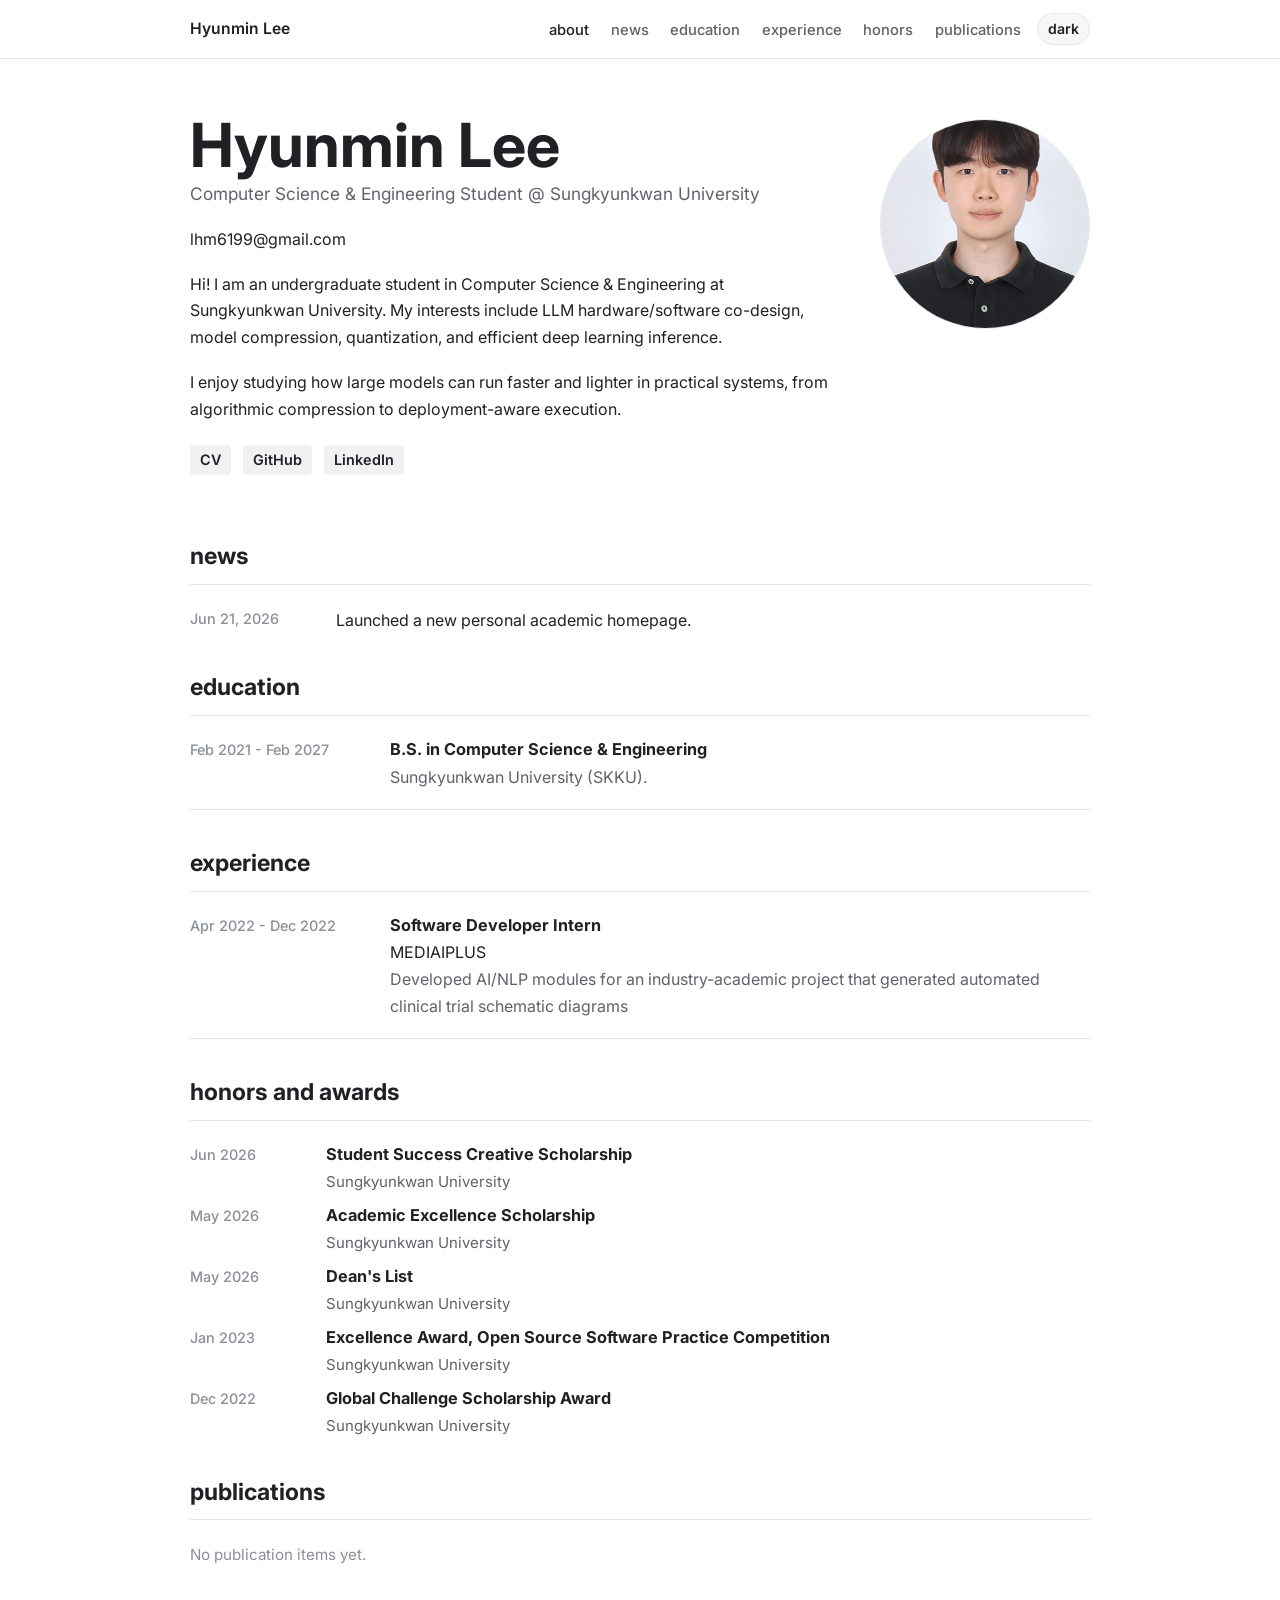
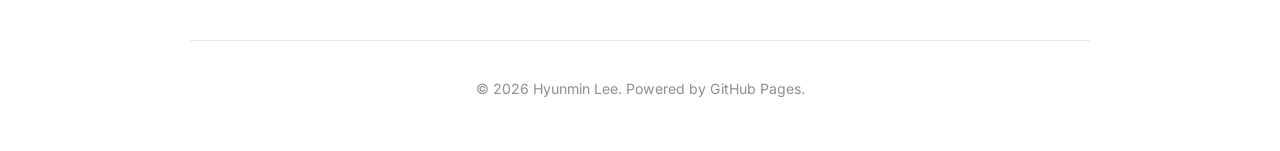
<file: index.html>
<!DOCTYPE html>
<html lang="en">

<head>
    <meta charset="utf-8">
    <meta name="viewport" content="width=device-width, initial-scale=1">
    <title>Hyunmin Lee</title>
    <meta name="description" content="Hyunmin Lee's academic profile, research interests, publications, and notes.">
    <link rel="preconnect" href="https://fonts.googleapis.com">
    <link rel="preconnect" href="https://fonts.gstatic.com" crossorigin>
    <link href="https://fonts.googleapis.com/css2?family=Inter:wght@400;500;600;700&display=swap" rel="stylesheet">
    <script>
        (function () {
            var savedTheme = null;
            try {
                savedTheme = localStorage.getItem("theme");
            } catch (error) {
                savedTheme = null;
            }
            var prefersDark = window.matchMedia && window.matchMedia("(prefers-color-scheme: dark)").matches;
            document.documentElement.dataset.theme = savedTheme || (prefersDark ? "dark" : "light");
        }());
    </script>
    <link rel="stylesheet" href="style.css">
</head>

<body>
    <header class="site-header">
        <nav class="nav" aria-label="Primary navigation">
            <a class="brand" href="index.html">Hyunmin Lee</a>
            <div class="nav-actions">
                <ul class="nav-links">
                    <li><a class="active" href="index.html">about</a></li>
                    <li><a href="#news">news</a></li>
                    <li><a href="#education">education</a></li>
                    <li><a href="#experience">experience</a></li>
                    <li><a href="#honors">honors</a></li>
                    <li><a href="#publications">publications</a></li>
                </ul>
                <button class="theme-toggle" type="button" aria-label="Switch to dark mode" aria-pressed="false">dark</button>
            </div>
        </nav>
    </header>

    <main class="page">
        <section class="profile-section" id="about">
            <div class="profile-text">
                <h1>Hyunmin Lee</h1>
                <p class="role">Computer Science & Engineering Student @ Sungkyunkwan University</p>
                <p class="email"><a href="mailto:lhm6199@gmail.com">lhm6199@gmail.com</a></p>

                <p>
                    Hi! I am an undergraduate student in Computer Science & Engineering at Sungkyunkwan University.
                    My interests include LLM hardware/software co-design, model compression, quantization,
                    and efficient deep learning inference.
                </p>
                <p>
                    I enjoy studying how large models can run faster and lighter in practical systems,
                    from algorithmic compression to deployment-aware execution.
                </p>

                <div class="profile-links" aria-label="External links">
                    <a href="HM_CV.pdf" download="Hyunmin_Lee_CV.pdf">CV</a>
                    <a href="https://github.com/lhm6199" target="_blank" rel="noreferrer">GitHub</a>
                    <a href="https://www.linkedin.com/in/hyunminlee2/" target="_blank" rel="noreferrer">LinkedIn</a>
                </div>
            </div>

            <figure class="profile-photo">
                <img src="photo.jpg" alt="Portrait of Hyunmin Lee">
            </figure>
        </section>

        <section class="content-section" id="news">
            <div class="section-heading">
                <h2>news</h2>
            </div>

            <ul class="news-list">
                <li><time datetime="2026-06-21">Jun 21, 2026</time><span>Launched a new personal academic homepage.</span></li>
            </ul>
        </section>

        <section class="content-section" id="education">
            <div class="section-heading">
                <h2>education</h2>
            </div>

            <div class="cv-list">
                <article class="cv-item">
                    <span class="cv-date">Feb 2021 - Feb 2027</span>
                    <div>
                        <h3>B.S. in Computer Science & Engineering</h3>
                        <p>Sungkyunkwan University (SKKU).</p>
                    </div>
                </article>
            </div>
        </section>

        <section class="content-section" id="experience">
            <div class="section-heading">
                <h2>experience</h2>
            </div>

            <div class="cv-list">
                <article class="cv-item">
                    <span class="cv-date">Apr 2022 - Dec 2022</span>
                    <div>
                        <h3>Software Developer Intern</h3>
                        <p><a href="https://mediaiplus.com/" target="_blank" rel="noreferrer">MEDIAIPLUS</a></p>
                        <p>Developed AI/NLP modules for an industry-academic project that generated automated clinical trial schematic diagrams</p>
                    </div>
                </article>
            </div>
        </section>

        <section class="content-section" id="honors">
            <div class="section-heading">
                <h2>honors and awards</h2>
            </div>

            <ul class="award-list">
                <li>
                    <span>Jun 2026</span>
                    <div>
                        <h3>Student Success Creative Scholarship</h3>
                        <p class="award-issuer">Sungkyunkwan University</p>
                    </div>
                </li>
                <li>
                    <span>May 2026</span>
                    <div>
                        <h3>Academic Excellence Scholarship</h3>
                        <p class="award-issuer">Sungkyunkwan University</p>
                    </div>
                </li>
                <li>
                    <span>May 2026</span>
                    <div>
                        <h3>Dean's List</h3>
                        <p class="award-issuer">Sungkyunkwan University</p>
                    </div>
                </li>
                <li>
                    <span>Jan 2023</span>
                    <div>
                        <h3>Excellence Award, Open Source Software Practice Competition</h3>
                        <p class="award-issuer">Sungkyunkwan University</p>
                    </div>
                </li>
                <li>
                    <span>Dec 2022</span>
                    <div>
                        <h3>Global Challenge Scholarship Award</h3>
                        <p class="award-issuer">Sungkyunkwan University</p>
                    </div>
                </li>
            </ul>
        </section>

        <section class="content-section" id="publications">
            <div class="section-heading">
                <h2>publications</h2>
            </div>

            <p class="empty-note">No publication items yet.</p>
        </section>
    </main>

    <footer class="site-footer">
        <p>© 2026 Hyunmin Lee. Powered by GitHub Pages.</p>
    </footer>
    <script>
        (function () {
            var toggle = document.querySelector(".theme-toggle");
            var savedTheme = null;
            try {
                savedTheme = localStorage.getItem("theme");
            } catch (error) {
                savedTheme = null;
            }
            var prefersDark = window.matchMedia && window.matchMedia("(prefers-color-scheme: dark)").matches;
            var theme = savedTheme || (prefersDark ? "dark" : "light");

            function applyTheme(nextTheme) {
                document.documentElement.dataset.theme = nextTheme;
                toggle.textContent = nextTheme === "dark" ? "light" : "dark";
                toggle.setAttribute("aria-pressed", nextTheme === "dark");
                toggle.setAttribute("aria-label", nextTheme === "dark" ? "Switch to light mode" : "Switch to dark mode");
            }

            applyTheme(theme);
            toggle.addEventListener("click", function () {
                var nextTheme = document.documentElement.dataset.theme === "dark" ? "light" : "dark";
                try {
                    localStorage.setItem("theme", nextTheme);
                } catch (error) {
                    savedTheme = null;
                }
                applyTheme(nextTheme);
            });
        }());
    </script>
</body>

</html>
</file>
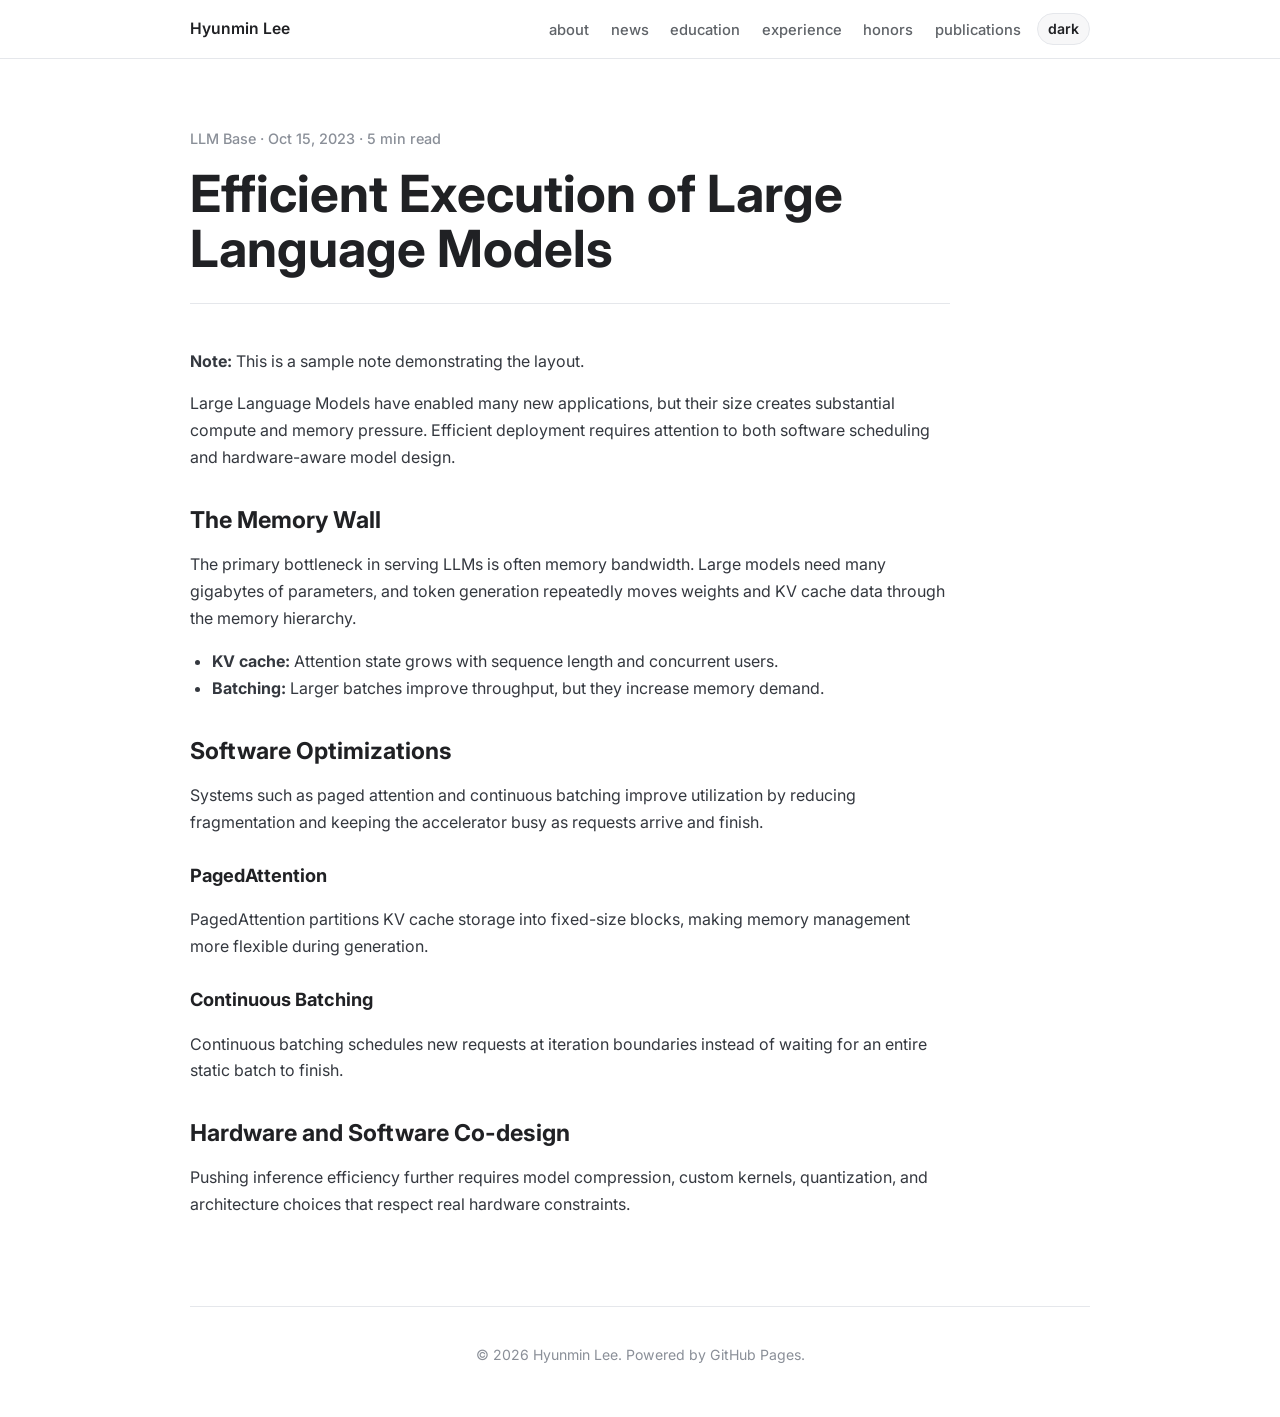
<file: post-llm-execution.html>
<!DOCTYPE html>
<html lang="en">

<head>
    <meta charset="utf-8">
    <meta name="viewport" content="width=device-width, initial-scale=1">
    <title>Efficient Execution of Large Language Models | Hyunmin Lee</title>
    <meta name="description" content="A research note on efficient execution of large language models.">
    <link rel="preconnect" href="https://fonts.googleapis.com">
    <link rel="preconnect" href="https://fonts.gstatic.com" crossorigin>
    <link href="https://fonts.googleapis.com/css2?family=Inter:wght@400;500;600;700&display=swap" rel="stylesheet">
    <script>
        (function () {
            var savedTheme = null;
            try {
                savedTheme = localStorage.getItem("theme");
            } catch (error) {
                savedTheme = null;
            }
            var prefersDark = window.matchMedia && window.matchMedia("(prefers-color-scheme: dark)").matches;
            document.documentElement.dataset.theme = savedTheme || (prefersDark ? "dark" : "light");
        }());
    </script>
    <link rel="stylesheet" href="style.css">
</head>

<body>
    <header class="site-header">
        <nav class="nav" aria-label="Primary navigation">
            <a class="brand" href="index.html">Hyunmin Lee</a>
            <div class="nav-actions">
                <ul class="nav-links">
                    <li><a href="index.html">about</a></li>
                    <li><a href="index.html#news">news</a></li>
                    <li><a href="index.html#education">education</a></li>
                    <li><a href="index.html#experience">experience</a></li>
                    <li><a href="index.html#honors">honors</a></li>
                    <li><a href="index.html#publications">publications</a></li>
                </ul>
                <button class="theme-toggle" type="button" aria-label="Switch to dark mode" aria-pressed="false">dark</button>
            </div>
        </nav>
    </header>

    <main class="page">
        <article class="article">
            <header class="article-header">
                <p class="post-meta">LLM Base · Oct 15, 2023 · 5 min read</p>
                <h1>Efficient Execution of Large Language Models</h1>
            </header>

            <div class="article-content">
                <p><strong>Note:</strong> This is a sample note demonstrating the layout.</p>

                <p>
                    Large Language Models have enabled many new applications, but their size creates
                    substantial compute and memory pressure. Efficient deployment requires attention to
                    both software scheduling and hardware-aware model design.
                </p>

                <h2>The Memory Wall</h2>
                <p>
                    The primary bottleneck in serving LLMs is often memory bandwidth. Large models need
                    many gigabytes of parameters, and token generation repeatedly moves weights and KV
                    cache data through the memory hierarchy.
                </p>
                <ul>
                    <li><strong>KV cache:</strong> Attention state grows with sequence length and concurrent users.</li>
                    <li><strong>Batching:</strong> Larger batches improve throughput, but they increase memory demand.</li>
                </ul>

                <h2>Software Optimizations</h2>
                <p>
                    Systems such as paged attention and continuous batching improve utilization by reducing
                    fragmentation and keeping the accelerator busy as requests arrive and finish.
                </p>

                <h3>PagedAttention</h3>
                <p>
                    PagedAttention partitions KV cache storage into fixed-size blocks, making memory
                    management more flexible during generation.
                </p>

                <h3>Continuous Batching</h3>
                <p>
                    Continuous batching schedules new requests at iteration boundaries instead of waiting for
                    an entire static batch to finish.
                </p>

                <h2>Hardware and Software Co-design</h2>
                <p>
                    Pushing inference efficiency further requires model compression, custom kernels,
                    quantization, and architecture choices that respect real hardware constraints.
                </p>
            </div>
        </article>
    </main>

    <footer class="site-footer">
        <p>© 2026 Hyunmin Lee. Powered by GitHub Pages.</p>
    </footer>
    <script>
        (function () {
            var toggle = document.querySelector(".theme-toggle");
            var savedTheme = null;
            try {
                savedTheme = localStorage.getItem("theme");
            } catch (error) {
                savedTheme = null;
            }
            var prefersDark = window.matchMedia && window.matchMedia("(prefers-color-scheme: dark)").matches;
            var theme = savedTheme || (prefersDark ? "dark" : "light");

            function applyTheme(nextTheme) {
                document.documentElement.dataset.theme = nextTheme;
                toggle.textContent = nextTheme === "dark" ? "light" : "dark";
                toggle.setAttribute("aria-pressed", nextTheme === "dark");
                toggle.setAttribute("aria-label", nextTheme === "dark" ? "Switch to light mode" : "Switch to dark mode");
            }

            applyTheme(theme);
            toggle.addEventListener("click", function () {
                var nextTheme = document.documentElement.dataset.theme === "dark" ? "light" : "dark";
                try {
                    localStorage.setItem("theme", nextTheme);
                } catch (error) {
                    savedTheme = null;
                }
                applyTheme(nextTheme);
            });
        }());
    </script>
</body>

</html>
</file>
<file: style.css>
:root {
    color-scheme: light;
    --bg: #ffffff;
    --surface: #f7f7f8;
    --text: #202124;
    --muted: #5f6368;
    --faint: #8a8f98;
    --line: #e5e7eb;
    --accent: #202124;
    --accent-soft: #f0f1f2;
    --header-bg: rgba(255, 255, 255, 0.92);
    --link-hover-bg: #e3e4e6;
    --article-text: #34383f;
    --max-width: 900px;
}

[data-theme="dark"] {
    color-scheme: dark;
    --bg: #101112;
    --surface: #181a1c;
    --text: #f2f2f2;
    --muted: #b5b5b5;
    --faint: #8b8b8b;
    --line: #303236;
    --accent: #f4f4f4;
    --accent-soft: #242628;
    --header-bg: rgba(16, 17, 18, 0.92);
    --link-hover-bg: #303236;
    --article-text: #dddddd;
}

* {
    box-sizing: border-box;
}

html {
    scroll-behavior: smooth;
}

body {
    margin: 0;
    background: var(--bg);
    color: var(--text);
    font-family: "Inter", -apple-system, BlinkMacSystemFont, "Segoe UI", sans-serif;
    font-size: 16px;
    line-height: 1.68;
    transition: background-color 0.2s ease, color 0.2s ease;
}

a {
    color: var(--accent);
    text-decoration: none;
}

a:hover {
    text-decoration: underline;
}

img {
    display: block;
    max-width: 100%;
}

.site-header {
    position: sticky;
    top: 0;
    z-index: 10;
    background: var(--header-bg);
    border-bottom: 1px solid var(--line);
    backdrop-filter: blur(12px);
}

.nav {
    display: flex;
    align-items: center;
    justify-content: space-between;
    width: min(var(--max-width), calc(100% - 40px));
    min-height: 58px;
    margin: 0 auto;
}

.brand {
    color: var(--text);
    font-size: 0.98rem;
    font-weight: 600;
}

.brand:hover {
    color: var(--accent);
    text-decoration: none;
}

.nav-links {
    display: flex;
    align-items: center;
    justify-content: flex-end;
    flex-wrap: wrap;
    gap: 1.35rem;
    margin: 0;
    padding: 0;
    list-style: none;
}

.nav-links a {
    color: var(--muted);
    font-size: 0.92rem;
    font-weight: 500;
}

.nav-links a:hover,
.nav-links a.active {
    color: var(--text);
    text-decoration: none;
}

.theme-toggle {
    display: inline-flex;
    align-items: center;
    justify-content: center;
    min-width: 38px;
    height: 32px;
    margin-left: 1rem;
    padding: 0 10px;
    border: 1px solid var(--line);
    border-radius: 999px;
    background: var(--surface);
    color: var(--text);
    font: inherit;
    font-size: 0.88rem;
    font-weight: 600;
    line-height: 1;
    cursor: pointer;
}

.theme-toggle:hover {
    border-color: var(--muted);
}

.nav-actions {
    display: flex;
    align-items: center;
    justify-content: flex-end;
    min-width: 0;
}

.page {
    width: min(var(--max-width), calc(100% - 40px));
    margin: 0 auto;
    padding: 54px 0 24px;
}

.profile-section {
    display: grid;
    grid-template-columns: minmax(0, 1fr) 210px;
    gap: 48px;
    align-items: start;
    padding-bottom: 28px;
}

.profile-text h1,
.page-title h1,
.article-header h1 {
    margin: 0;
    color: var(--text);
    font-size: clamp(2.25rem, 6vw, 3.8rem);
    font-weight: 700;
    line-height: 1.08;
    letter-spacing: 0;
}

.role {
    margin: 10px 0 0;
    color: var(--muted);
    font-size: 1.08rem;
}

.email {
    margin: 5px 0 26px;
    color: var(--muted);
}

.profile-text p {
    max-width: 650px;
    margin: 0 0 18px;
}

.profile-links {
    display: flex;
    flex-wrap: wrap;
    gap: 12px;
    margin-top: 22px;
}

.profile-links a,
.paper-links a {
    display: inline-flex;
    align-items: center;
    min-height: 30px;
    padding: 3px 10px;
    border-radius: 4px;
    background: var(--accent-soft);
    color: var(--accent);
    font-size: 0.9rem;
    font-weight: 600;
}

.profile-links a:hover,
.paper-links a:hover {
    background: var(--link-hover-bg);
    text-decoration: none;
}

.profile-photo {
    margin: 6px 0 0;
}

.profile-photo img {
    width: 210px;
    height: 210px;
    aspect-ratio: 1;
    border-radius: 50%;
    border: 1px solid var(--line);
    object-fit: cover;
}

.content-section {
    padding: 34px 0 0;
}

.section-heading {
    border-bottom: 1px solid var(--line);
    margin-bottom: 22px;
}

.section-heading h2 {
    margin: 0 0 8px;
    color: var(--text);
    font-size: 1.45rem;
    font-weight: 700;
    text-transform: lowercase;
}

.publication-list {
    margin: 0;
    padding: 0;
    list-style: none;
    counter-reset: publication;
}

.cv-list {
    display: grid;
    gap: 18px;
}

.cv-item {
    display: grid;
    grid-template-columns: 180px minmax(0, 1fr);
    gap: 20px;
    padding-bottom: 18px;
    border-bottom: 1px solid var(--line);
}

.cv-item h3 {
    margin: 0 0 3px;
    color: var(--text);
    font-size: 1.02rem;
    line-height: 1.4;
}

.cv-item p {
    margin: 0;
    color: var(--muted);
}

.cv-date {
    color: var(--faint);
    font-size: 0.9rem;
    font-weight: 500;
}

.publication-item {
    display: grid;
    grid-template-columns: 150px minmax(0, 1fr);
    gap: 22px;
    padding: 8px 0 28px;
    counter-increment: publication;
}

.publication-item::before {
    content: counter(publication) ".";
    position: absolute;
    opacity: 0;
}

.publication-thumb {
    width: 150px;
    height: 96px;
    border: 1px solid var(--line);
    border-radius: 6px;
    background: var(--surface);
}

.placeholder-thumb {
    display: grid;
    place-items: center;
    color: var(--accent);
    font-size: 1.1rem;
    font-weight: 700;
    letter-spacing: 0;
}

.publication-body h3,
.activity-item h3,
.post-preview h2 {
    margin: 0 0 4px;
    color: var(--text);
    font-size: 1.03rem;
    line-height: 1.38;
}

.publication-body h3 {
    font-weight: 700;
}

.authors,
.venue {
    margin: 0;
    color: var(--muted);
    font-size: 0.94rem;
    line-height: 1.5;
}

.paper-links {
    display: flex;
    flex-wrap: wrap;
    gap: 8px;
    margin-top: 10px;
}

.activity-list {
    display: grid;
    gap: 18px;
}

.activity-item {
    display: grid;
    grid-template-columns: 170px minmax(0, 1fr);
    gap: 18px;
    padding-bottom: 18px;
    border-bottom: 1px solid var(--line);
}

.activity-date,
.news-list time,
.post-meta {
    color: var(--faint);
    font-size: 0.9rem;
    font-weight: 500;
}

.activity-item p {
    margin: 3px 0 0;
    color: var(--muted);
}

.news-list {
    display: grid;
    gap: 10px;
    margin: 0;
    padding: 0;
    list-style: none;
}

.news-list li {
    display: grid;
    grid-template-columns: 130px minmax(0, 1fr);
    gap: 16px;
}

.award-list {
    display: grid;
    gap: 10px;
    margin: 0;
    padding: 0;
    list-style: none;
}

.award-list li {
    display: grid;
    grid-template-columns: 120px minmax(0, 1fr);
    gap: 16px;
}

.award-list span {
    color: var(--faint);
    font-size: 0.9rem;
    font-weight: 500;
}

.award-list p {
    margin: 0;
}

.award-list h3 {
    margin: 0 0 3px;
    color: var(--text);
    font-size: 1.02rem;
    line-height: 1.4;
}

.award-issuer {
    color: var(--muted);
    font-size: 0.94rem;
}

.empty-note {
    margin: 0;
    color: var(--faint);
    font-size: 0.95rem;
}

.publication-group {
    padding-bottom: 24px;
}

.publication-group + .publication-group {
    padding-top: 6px;
}

.publication-group h3 {
    margin: 0 0 14px;
    color: var(--text);
    font-size: 1.08rem;
    font-weight: 700;
}

.numbered-publications {
    display: grid;
    gap: 16px;
    margin: 0;
    padding-left: 1.4rem;
}

.numbered-publications li {
    padding-left: 2px;
}

.numbered-publications p {
    margin: 3px 0 0;
}

.pub-tag {
    display: inline-flex;
    margin-bottom: 2px;
    color: var(--faint);
    font-size: 0.88rem;
    font-weight: 700;
}

.site-footer {
    width: min(var(--max-width), calc(100% - 40px));
    margin: 48px auto 0;
    padding: 22px 0 36px;
    border-top: 1px solid var(--line);
    color: var(--faint);
    font-size: 0.88rem;
    text-align: center;
}

.page-title {
    padding-bottom: 22px;
    border-bottom: 1px solid var(--line);
}

.page-title p {
    margin: 12px 0 0;
    color: var(--muted);
}

.post-list {
    display: grid;
    gap: 0;
}

.post-preview {
    padding: 24px 0;
    border-bottom: 1px solid var(--line);
}

.post-preview h2 {
    font-size: 1.28rem;
}

.post-preview h2 a {
    color: var(--text);
}

.post-preview h2 a:hover {
    color: var(--accent);
}

.post-preview p {
    margin: 8px 0 0;
    color: var(--muted);
}

.post-preview .post-meta {
    margin: 0 0 6px;
}

.article {
    max-width: 760px;
}

.article-header {
    padding-bottom: 26px;
    border-bottom: 1px solid var(--line);
}

.article-header h1 {
    max-width: 720px;
    font-size: clamp(2rem, 5vw, 3.2rem);
}

.article-content {
    padding-top: 28px;
}

.article-content p,
.article-content li {
    color: var(--article-text);
}

.article-content h2 {
    margin: 34px 0 8px;
    font-size: 1.45rem;
    line-height: 1.3;
}

.article-content h3 {
    margin: 24px 0 6px;
    font-size: 1.14rem;
}

.article-content ul {
    padding-left: 1.4rem;
}

@media (max-width: 760px) {
    .nav {
        flex-direction: column;
        align-items: flex-start;
        gap: 12px;
        width: min(100% - 28px, var(--max-width));
        padding: 12px 0;
    }

    .nav-actions {
        align-items: flex-start;
        justify-content: space-between;
        width: 100%;
    }

    .nav-links {
        gap: 0.6rem 0.9rem;
        justify-content: flex-start;
    }

    .theme-toggle {
        margin-left: 0.8rem;
    }

    .page {
        width: min(100% - 28px, var(--max-width));
        padding-top: 36px;
    }

    .profile-section {
        grid-template-columns: 1fr;
        gap: 26px;
    }

    .profile-photo {
        order: -1;
    }

    .profile-photo img {
        width: 160px;
        height: 160px;
    }

    .publication-item,
    .activity-item,
    .cv-item,
    .award-list li,
    .news-list li {
        grid-template-columns: 1fr;
        gap: 8px;
    }

    .publication-thumb {
        width: 100%;
        max-width: 260px;
        height: 120px;
    }
}
</file>
